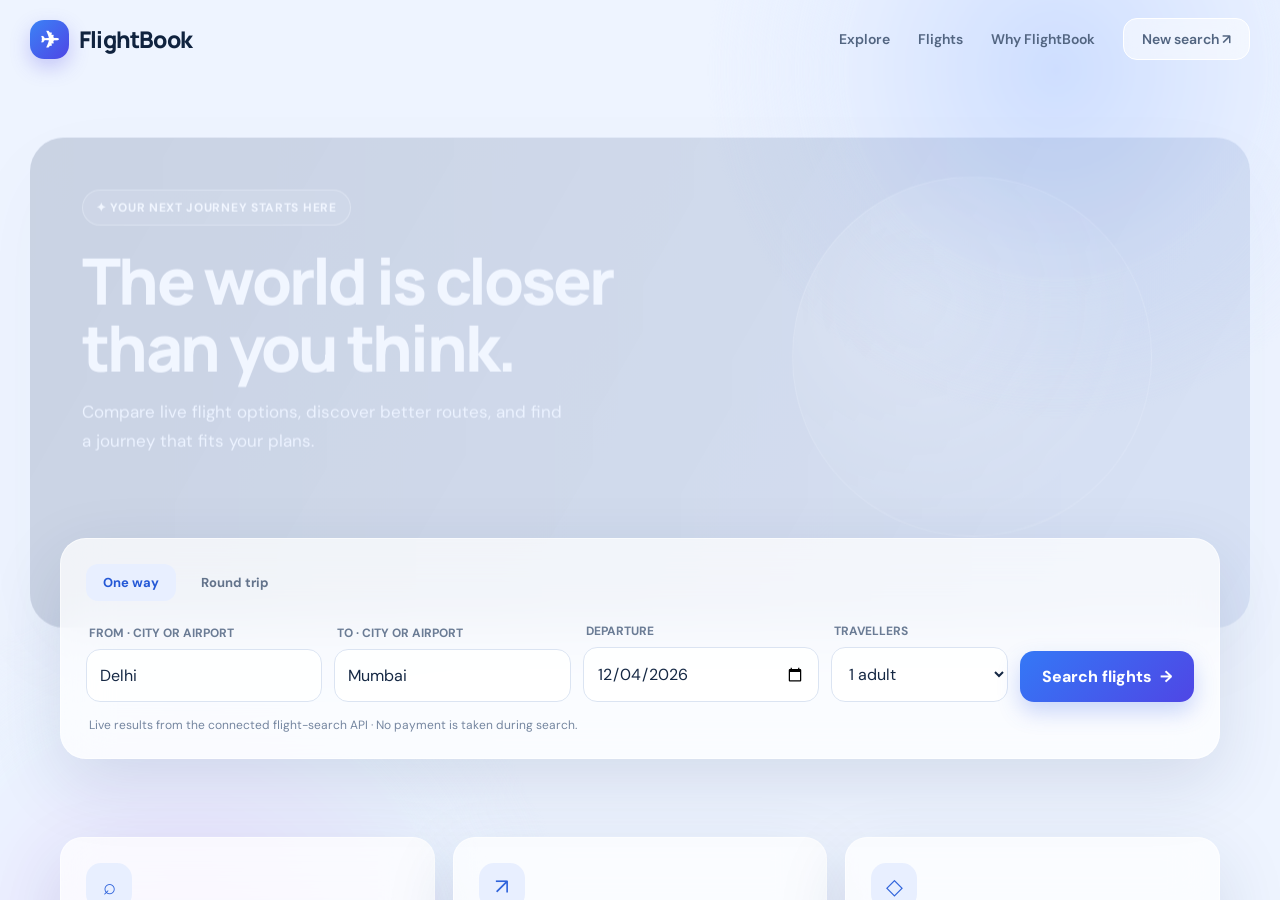
<file: index.html>
<!DOCTYPE html>
<html lang="en">
<head>
    <meta charset="UTF-8">
    <meta name="viewport" content="width=device-width, initial-scale=1.0">
    <title>FlightBook</title>
    <meta http-equiv="refresh" content="0; url=frontend/index.html">
</head>
<body>
    <p>Opening FlightBook...</p>
    <a href="frontend/index.html">Click here if the website does not open.</a>
</body>
</html>
</file>
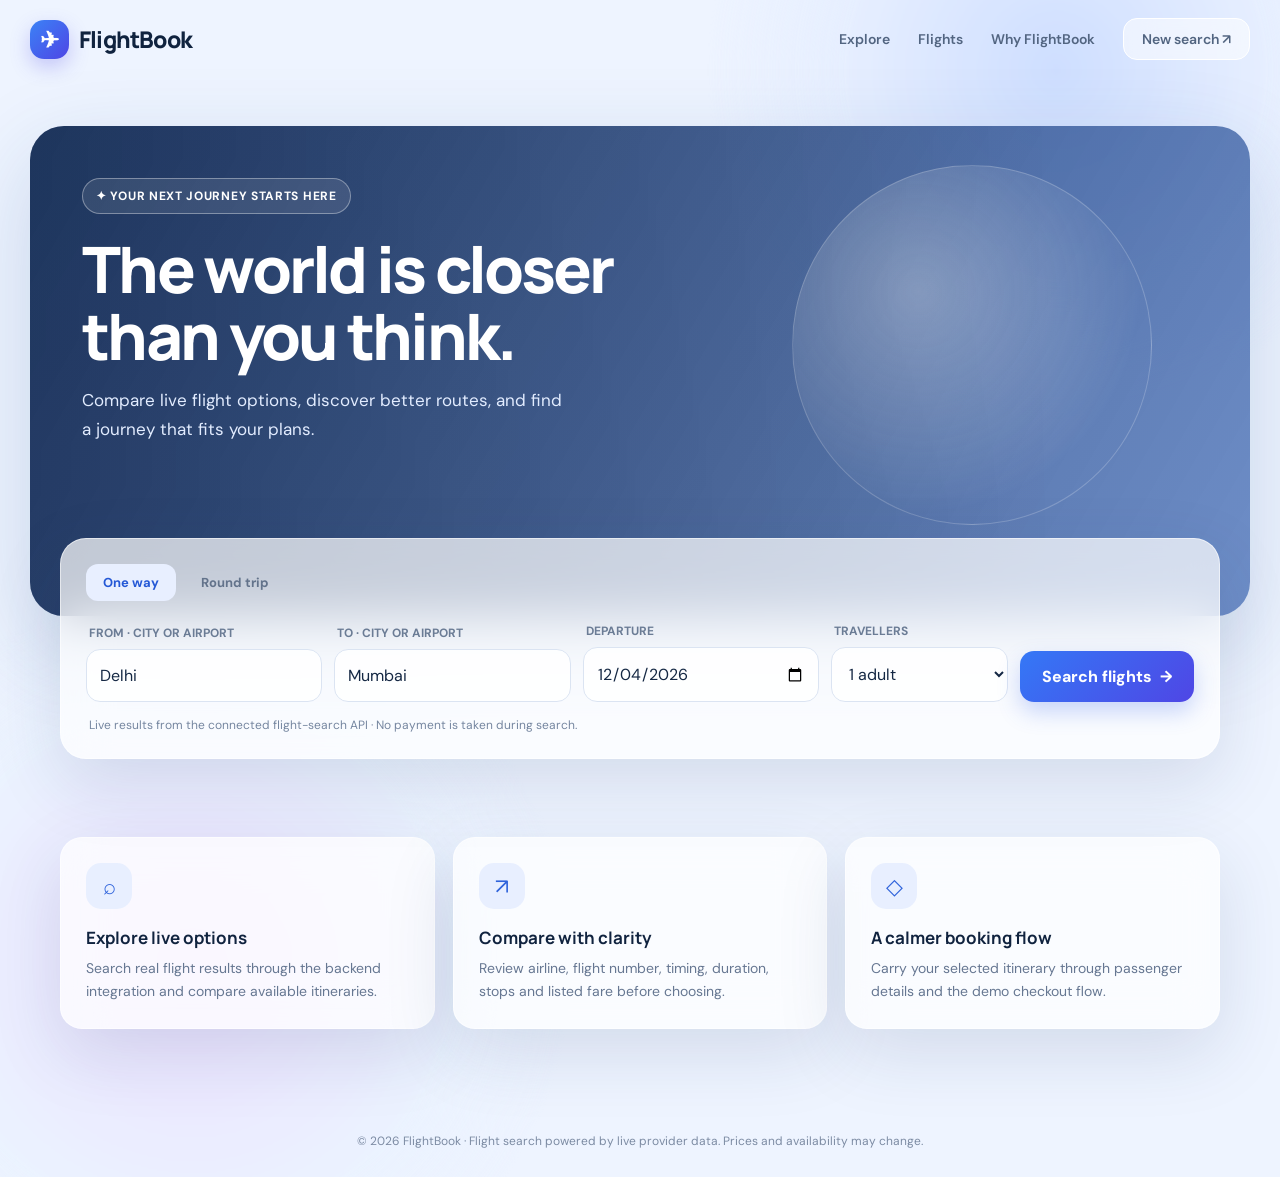
<file: frontend/index.html>
<!doctype html>
<html lang="en">

<head>
    <meta charset="utf-8">
    <meta name="viewport" content="width=device-width, initial-scale=1">
    <meta name="theme-color" content="#eef4ff">

    <title>FlightBook · Find your next flight</title>

    <link rel="stylesheet" href="css/style.css">
</head>

<body>
    <header class="site-header">
        <a class="logo" href="index.html">
            <span class="logo-mark">✈</span>
            FlightBook
        </a>

        <nav class="nav-links">
            <a href="index.html">Explore</a>
            <a href="flights.html">Flights</a>
            <a href="index.html#why">Why FlightBook</a>
            <a class="nav-pill" href="index.html">New search ↗</a>
        </nav>
    </header>

    <main>
        <section class="hero">
            <div class="hero-panel">
                <div class="hero-orb"></div>

                <div class="hero-copy">
                    <span class="eyebrow">✦ Your next journey starts here</span>
                    <h1>The world is closer than you think.</h1>
                    <p>
                        Compare live flight options, discover better routes,
                        and find a journey that fits your plans.
                    </p>
                </div>
            </div>

            <form class="search-card glass" id="search-form" novalidate>
                <div class="trip-tabs">
                    <button type="button" class="trip-tab active" data-trip="oneway">
                        One way
                    </button>

                    <button type="button" class="trip-tab" data-trip="roundtrip">
                        Round trip
                    </button>
                </div>

                <div class="search-grid">
                    <div class="field airport-field">
                        <label for="from">FROM · CITY OR AIRPORT</label>

                        <input id="from" name="from" autocomplete="off" aria-autocomplete="list" aria-expanded="false"
                            aria-controls="from-airport-options" placeholder="Type a city, e.g. Delhi" value="Delhi"
                            required>

                        <div class="airport-options" id="from-airport-options" role="listbox" hidden></div>

                        <p id="from-error" class="field-error" role="alert" hidden></p>
                    </div>

                    <div class="field airport-field">
                        <label for="to">TO · CITY OR AIRPORT</label>

                        <input id="to" name="to" autocomplete="off" aria-autocomplete="list" aria-expanded="false"
                            aria-controls="to-airport-options" placeholder="Type a city, e.g. Varanasi" value="Mumbai"
                            required>

                        <div class="airport-options" id="to-airport-options" role="listbox" hidden></div>

                        <p id="to-error" class="field-error" role="alert" hidden></p>
                    </div>

                    <div class="field">
                        <label for="date">DEPARTURE</label>
                        <input id="date" name="date" type="date" required>
                    </div>

                    <div class="field">
                        <label for="passengers">TRAVELLERS</label>

                        <select id="passengers" name="passengers">
                            <option value="1">1 adult</option>
                            <option value="2">2 adults</option>
                            <option value="3">3 adults</option>
                            <option value="4">4 adults</option>
                            <option value="5">5 adults</option>
                            <option value="6">6 adults</option>
                            <option value="7">7 adults</option>
                            <option value="8">8 adults</option>
                            <option value="9">9 adults</option>
                        </select>
                    </div>

                    <div class="field" id="return-field" hidden>
                        <label for="returnDate">RETURN</label>
                        <input id="returnDate" name="returnDate" type="date">
                    </div>

                    <button class="primary-btn" type="submit">
                        Search flights&nbsp; →
                    </button>
                </div>

                <p style="color:#7586a0;font-size:12px;margin:15px 3px 0">
                    Live results from the connected flight-search API ·
                    No payment is taken during search.
                </p>
            </form>
        </section>

        <section class="features" id="why">
            <article class="feature glass">
                <div class="feature-icon">⌕</div>
                <h3>Explore live options</h3>
                <p>
                    Search real flight results through the backend integration
                    and compare available itineraries.
                </p>
            </article>

            <article class="feature glass">
                <div class="feature-icon">↗</div>
                <h3>Compare with clarity</h3>
                <p>
                    Review airline, flight number, timing, duration, stops
                    and listed fare before choosing.
                </p>
            </article>

            <article class="feature glass">
                <div class="feature-icon">◇</div>
                <h3>A calmer booking flow</h3>
                <p>
                    Carry your selected itinerary through passenger details
                    and the demo checkout flow.
                </p>
            </article>
        </section>
    </main>

    <footer class="site-footer">
        © 2026 FlightBook · Flight search powered by live provider data.
        Prices and availability may change.
    </footer>

    <script src="js/app.js"></script>
    <script src="js/script.js"></script>
</body>

</html>
</file>
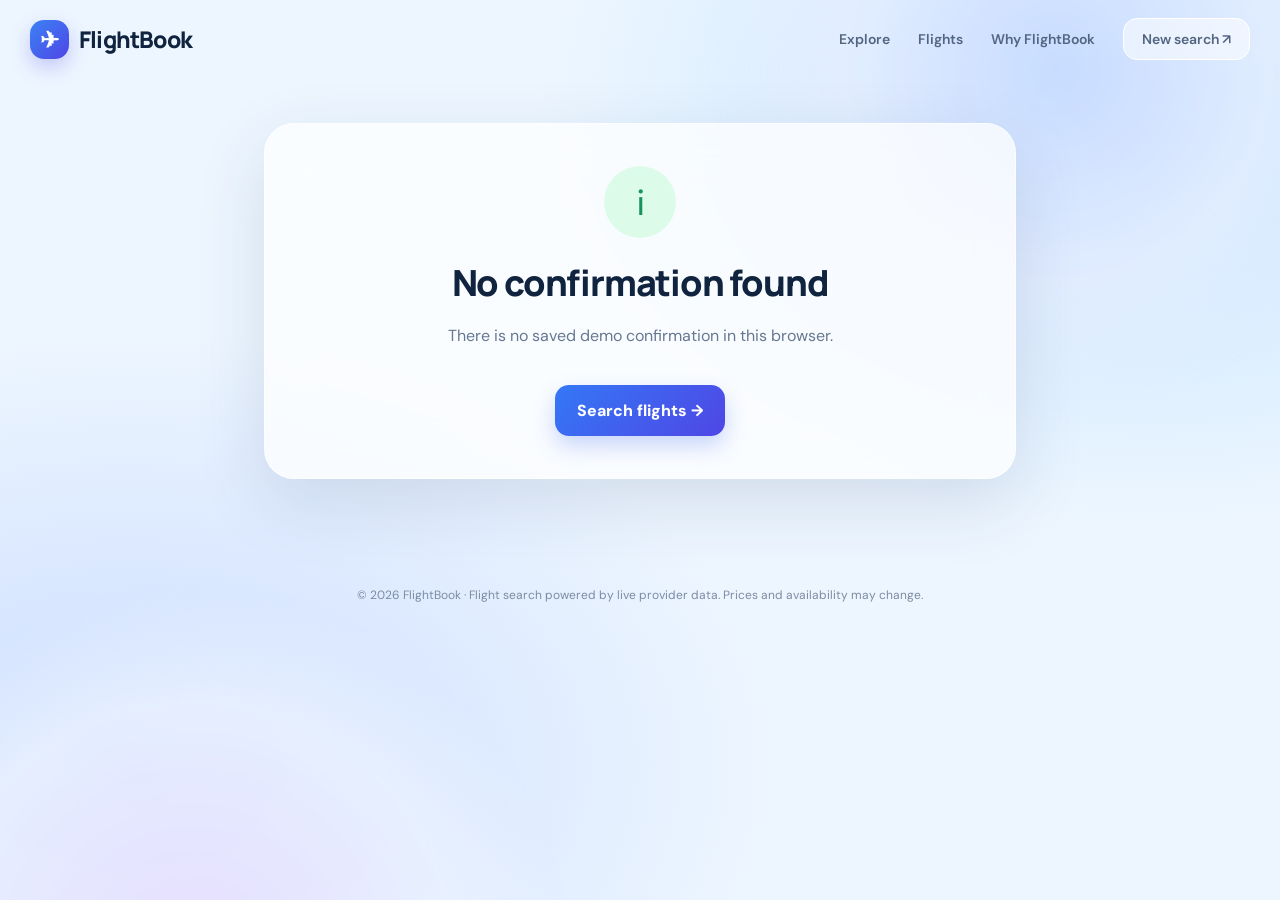
<file: frontend/confirmation.html>
<!doctype html><html lang="en"><head><meta charset="utf-8"><meta name="viewport" content="width=device-width,initial-scale=1"><title>FlightBook · Confirmation</title><link rel="stylesheet" href="css/style.css"></head><body class="theme-blue" id="confirmation-body"><header class="site-header"><a class="logo" href="index.html"><span class="logo-mark">✈</span> FlightBook</a><nav class="nav-links"><a href="index.html">Explore</a><a href="flights.html">Flights</a><a href="index.html#why">Why FlightBook</a><a class="nav-pill" href="index.html">New search ↗</a></nav></header><main class="success-wrap"><section class="success-card glass" id="confirmation-content"><div class="success-icon">✓</div><h1>Your demo journey is ready.</h1><p>Loading confirmation details…</p></section></main><footer class="site-footer">© 2026 FlightBook · Flight search powered by live provider data. Prices and availability may change.</footer><script src="js/app.js"></script><script src="js/confirmation.js"></script></body></html>
</file>
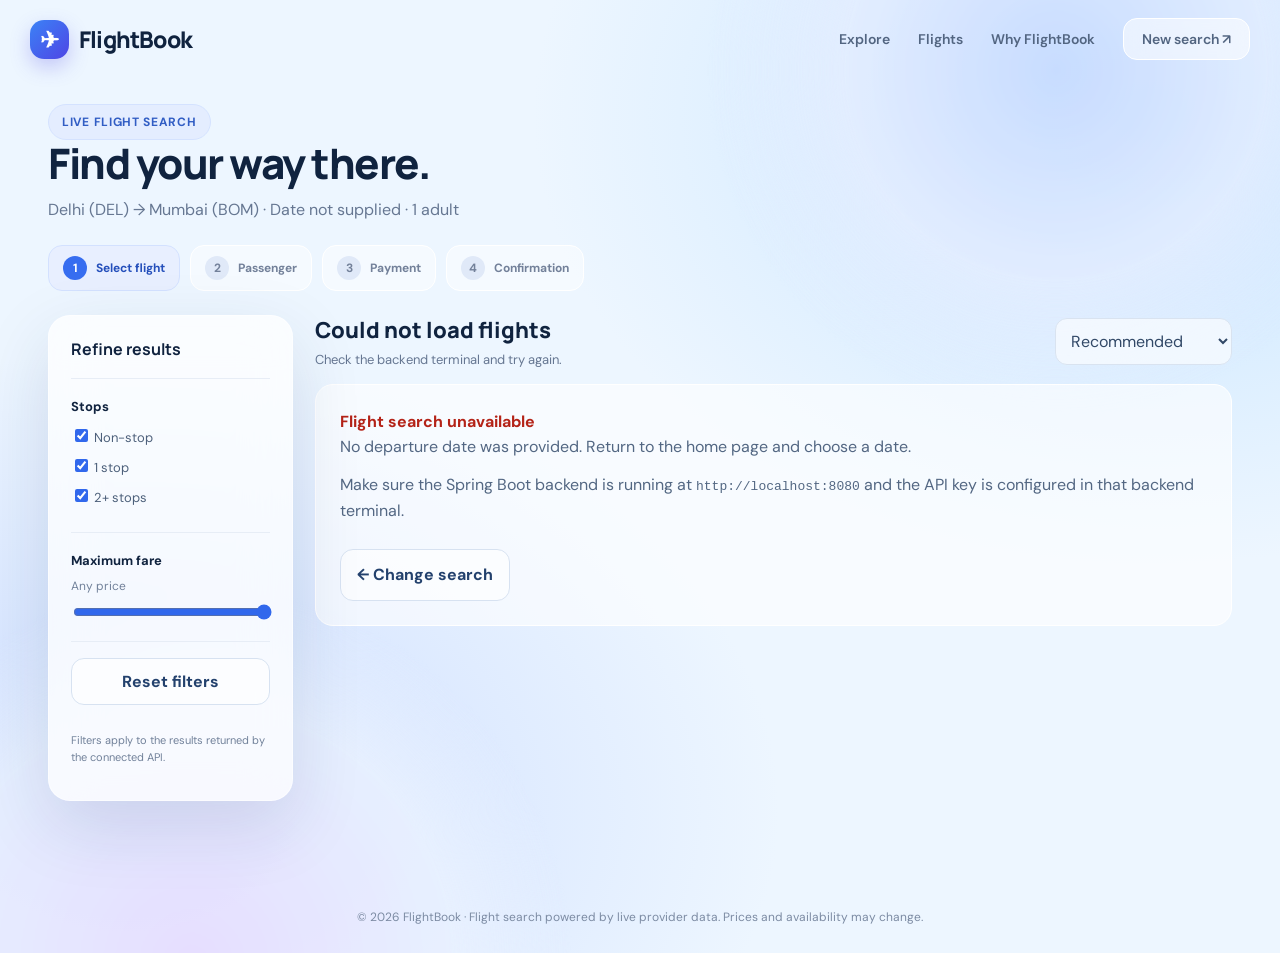
<file: frontend/flights.html>
<!doctype html><html lang="en"><head><meta charset="utf-8"><meta name="viewport" content="width=device-width,initial-scale=1"><title>FlightBook · Live flight results</title><link rel="stylesheet" href="css/style.css"></head><body class="theme-blue"><header class="site-header"><a class="logo" href="index.html"><span class="logo-mark">✈</span> FlightBook</a><nav class="nav-links"><a href="index.html">Explore</a><a href="flights.html">Flights</a><a href="index.html#why">Why FlightBook</a><a class="nav-pill" href="index.html">New search ↗</a></nav></header><main class="page-wrap"><section class="page-heading"><span class="eyebrow" style="background:#e4edff;color:#315dc4;border-color:#d4e2ff">LIVE FLIGHT SEARCH</span><h1>Find your way there.</h1><p id="search-details">Loading your search details…</p><div class="booking-progress"><div class="progress-step active"><b>1</b> Select flight</div><div class="progress-step "><b>2</b> Passenger</div><div class="progress-step "><b>3</b> Payment</div><div class="progress-step "><b>4</b> Confirmation</div></div></section>
<div class="results-layout"><aside class="filter-card glass"><h3>Refine results</h3><div class="filter-group"><strong style="font-size:13px">Stops</strong><label><span><input type="checkbox" class="stop-filter" value="0" checked> Non-stop</span><span id="nonstop-count"></span></label><label><span><input type="checkbox" class="stop-filter" value="1" checked> 1 stop</span><span></span></label><label><span><input type="checkbox" class="stop-filter" value="2" checked> 2+ stops</span><span></span></label></div><div class="filter-group"><strong style="font-size:13px">Maximum fare</strong><p id="max-price-label" style="font-size:12px;color:#71819a;margin:8px 0">Any price</p><input id="price-filter" type="range" min="1000" max="100000" step="500" value="100000"></div><div class="filter-group"><button id="reset-filters" class="secondary-btn" type="button" style="width:100%">Reset filters</button></div><p style="font-size:11px;color:#71819a;line-height:1.6">Filters apply to the results returned by the connected API.</p></aside>
<section><div class="results-top"><div><h2 id="flight-count">Searching flights…</h2><p id="result-subtitle">Connecting to live flight data</p></div><select class="sort-select" id="sort-select" aria-label="Sort flights"><option value="recommended">Recommended</option><option value="price">Lowest fare</option><option value="departure">Earliest departure</option><option value="duration">Shortest duration</option></select></div><div id="flight-results" class="flight-list"><div class="empty-box">✈ Searching live flight options…</div></div></section></div>
</main><footer class="site-footer">© 2026 FlightBook · Flight search powered by live provider data. Prices and availability may change.</footer><script src="js/app.js"></script><script src="js/flights.js"></script></body></html>
</file>
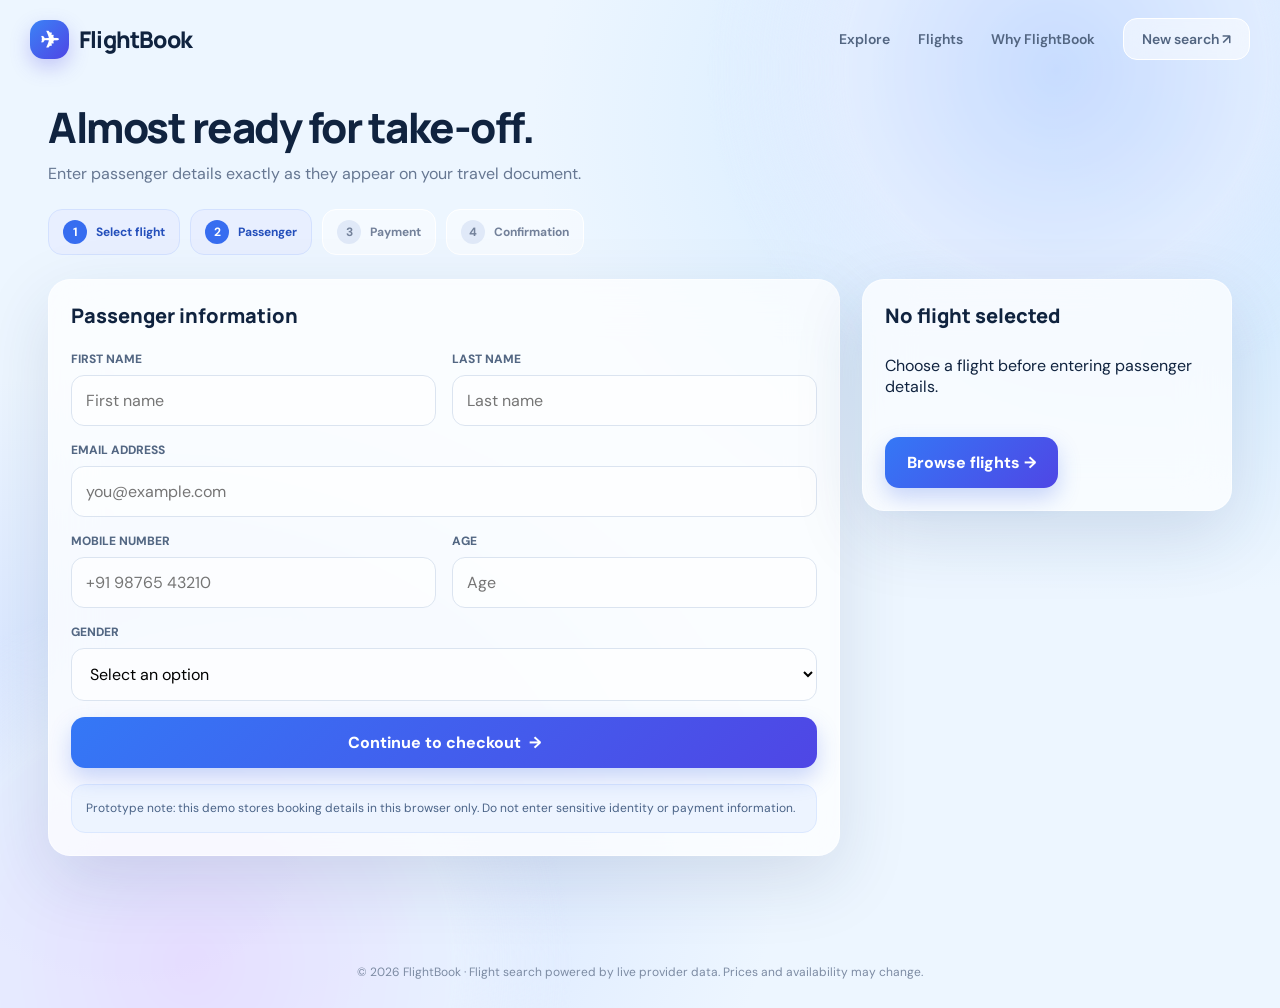
<file: frontend/passenger.html>
<!doctype html><html lang="en"><head><meta charset="utf-8"><meta name="viewport" content="width=device-width,initial-scale=1"><title>FlightBook · Passenger details</title><link rel="stylesheet" href="css/style.css"></head><body class="theme-blue" id="booking-body"><header class="site-header"><a class="logo" href="index.html"><span class="logo-mark">✈</span> FlightBook</a><nav class="nav-links"><a href="index.html">Explore</a><a href="flights.html">Flights</a><a href="index.html#why">Why FlightBook</a><a class="nav-pill" href="index.html">New search ↗</a></nav></header><main class="page-wrap"><section class="page-heading"><h1>Almost ready for take-off.</h1><p>Enter passenger details exactly as they appear on your travel document.</p><div class="booking-progress"><div class="progress-step active"><b>1</b> Select flight</div><div class="progress-step active"><b>2</b> Passenger</div><div class="progress-step "><b>3</b> Payment</div><div class="progress-step "><b>4</b> Confirmation</div></div></section><div class="booking-layout"><section class="panel glass"><h2>Passenger information</h2><form id="passenger-form"><div class="form-grid"><div class="form-field"><label for="firstName">FIRST NAME</label><input id="firstName" autocomplete="given-name" required maxlength="70" placeholder="First name"></div><div class="form-field"><label for="lastName">LAST NAME</label><input id="lastName" autocomplete="family-name" required maxlength="70" placeholder="Last name"></div></div><div class="form-field"><label for="email">EMAIL ADDRESS</label><input id="email" type="email" autocomplete="email" required placeholder="you@example.com"></div><div class="form-grid"><div class="form-field"><label for="phone">MOBILE NUMBER</label><input id="phone" type="tel" autocomplete="tel" required pattern="[0-9+() -]{7,20}" placeholder="+91 98765 43210"></div><div class="form-field"><label for="age">AGE</label><input id="age" type="number" min="1" max="120" required placeholder="Age"></div></div><div class="form-field"><label for="gender">GENDER</label><select id="gender" required><option value="">Select an option</option><option>Male</option><option>Female</option><option>Other</option><option>Prefer not to say</option></select></div><button class="primary-btn" style="width:100%" type="submit">Continue to checkout&nbsp; →</button></form><div class="notice">Prototype note: this demo stores booking details in this browser only. Do not enter sensitive identity or payment information.</div></section><aside class="panel glass" id="flight-summary"><h2>Your flight</h2><div class="empty-box">Loading selected flight…</div></aside></div></main><footer class="site-footer">© 2026 FlightBook · Flight search powered by live provider data. Prices and availability may change.</footer><script src="js/app.js"></script><script src="js/booking.js"></script></body></html>
</file>
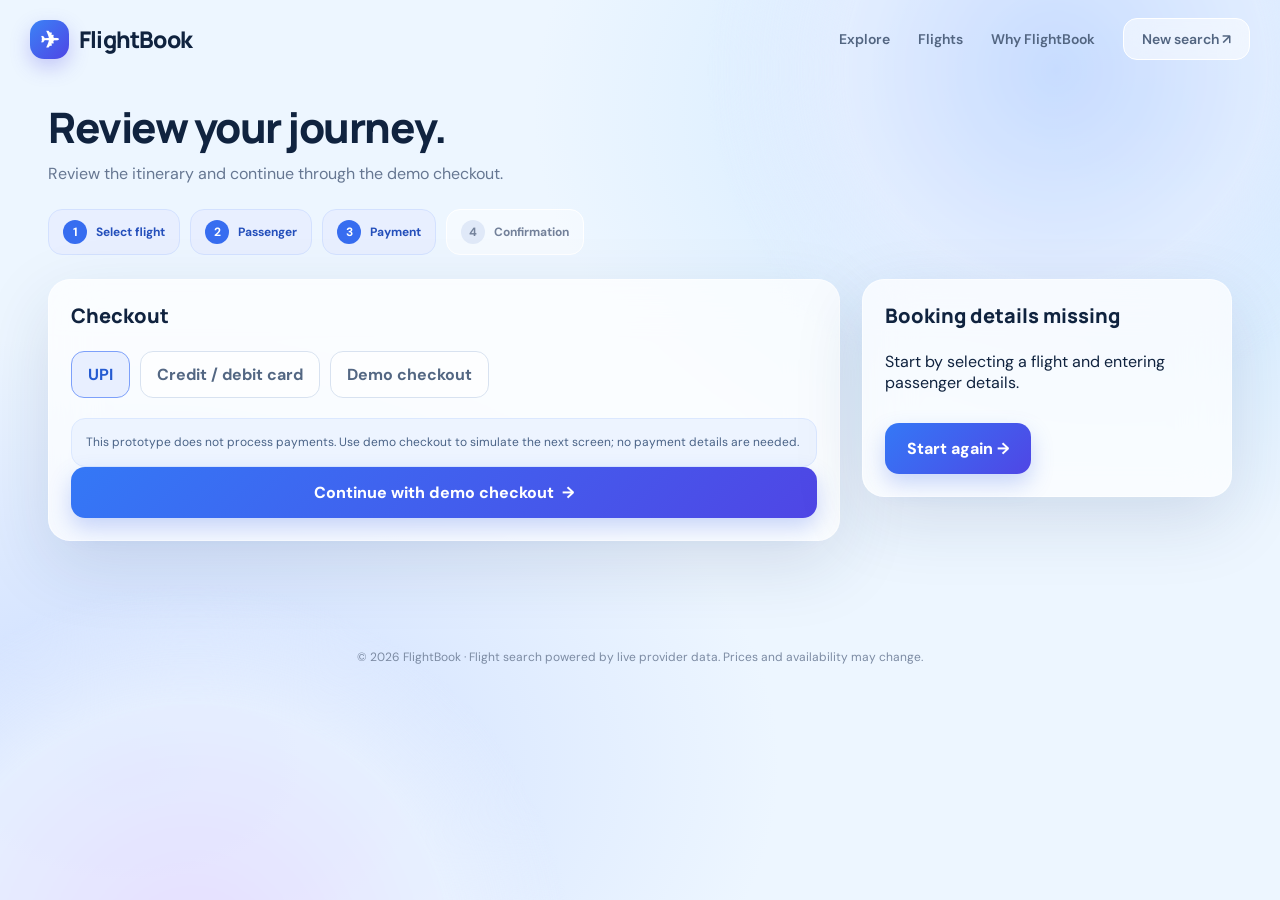
<file: frontend/payment.html>
<!doctype html><html lang="en"><head><meta charset="utf-8"><meta name="viewport" content="width=device-width,initial-scale=1"><title>FlightBook · Checkout demo</title><link rel="stylesheet" href="css/style.css"></head><body class="theme-blue" id="payment-body"><header class="site-header"><a class="logo" href="index.html"><span class="logo-mark">✈</span> FlightBook</a><nav class="nav-links"><a href="index.html">Explore</a><a href="flights.html">Flights</a><a href="index.html#why">Why FlightBook</a><a class="nav-pill" href="index.html">New search ↗</a></nav></header><main class="page-wrap"><section class="page-heading"><h1>Review your journey.</h1><p>Review the itinerary and continue through the demo checkout.</p><div class="booking-progress"><div class="progress-step active"><b>1</b> Select flight</div><div class="progress-step active"><b>2</b> Passenger</div><div class="progress-step active"><b>3</b> Payment</div><div class="progress-step "><b>4</b> Confirmation</div></div></section><div class="booking-layout"><section class="panel glass"><h2>Checkout</h2><div class="payment-methods"><button class="method-btn active" type="button" data-method="upi">UPI</button><button class="method-btn" type="button" data-method="card">Credit / debit card</button><button class="method-btn" type="button" data-method="demo">Demo checkout</button></div><div class="notice" id="method-note">This prototype does not process payments. Use demo checkout to simulate the next screen; no payment details are needed.</div><form id="payment-form"><div id="card-fields" hidden><div class="form-field"><label for="card-name">NAME ON CARD</label><input id="card-name" autocomplete="cc-name" placeholder="Name on card"></div><div class="form-field"><label for="card-number">CARD NUMBER</label><input id="card-number" inputmode="numeric" autocomplete="cc-number" placeholder="Use test data only" maxlength="23"></div><div class="form-grid"><div class="form-field"><label for="expiry">EXPIRY</label><input id="expiry" autocomplete="cc-exp" placeholder="MM/YY" maxlength="5"></div><div class="form-field"><label for="cvv">CVV</label><input id="cvv" inputmode="numeric" autocomplete="cc-csc" placeholder="123" maxlength="4"></div></div></div><button class="primary-btn" type="submit" style="width:100%">Continue with demo checkout&nbsp; →</button></form></section><aside class="panel glass" id="payment-summary"><h2>Fare summary</h2><div class="empty-box">Loading fare…</div></aside></div></main><footer class="site-footer">© 2026 FlightBook · Flight search powered by live provider data. Prices and availability may change.</footer><script src="js/app.js"></script><script src="js/payment.js"></script></body></html>
</file>
<file: frontend/css/style.css>
@import url('https://fonts.googleapis.com/css2?family=DM+Sans:wght@400;500;600;700&family=Manrope:wght@400;500;600;700;800&display=swap');
:root{--ink:#10233f;--muted:#667792;--blue:#2563eb;--blue2:#4f46e5;--line:rgba(255,255,255,.55);--glass:rgba(255,255,255,.72);--shadow:0 24px 70px rgba(28,57,100,.13);--radius:24px}
*{box-sizing:border-box}html{scroll-behavior:smooth}body{margin:0;font-family:'DM Sans',sans-serif;color:var(--ink);background:#eef4ff;min-height:100vh;overflow-x:hidden}
body:before,body:after{content:"";position:fixed;z-index:-2;pointer-events:none;filter:blur(2px);border-radius:50%;opacity:.8}
body:before{width:55vw;height:55vw;top:-22vw;right:-10vw;background:radial-gradient(circle,#c6d9ff 0,#e4edff 42%,transparent 70%)}
body:after{width:60vw;height:60vw;bottom:-35vw;left:-15vw;background:radial-gradient(circle,#eadcff 0,#eaf2ff 48%,transparent 70%)}
a{color:inherit;text-decoration:none}button,input,select{font:inherit}button{cursor:pointer}
.site-header{height:78px;max-width:1280px;margin:auto;padding:0 30px;display:flex;align-items:center;justify-content:space-between;gap:24px}
.logo{font-family:Manrope,sans-serif;font-weight:800;font-size:23px;letter-spacing:-.8px;display:flex;align-items:center;gap:10px}.logo-mark{display:grid;place-items:center;width:39px;height:39px;border-radius:14px;color:white;background:linear-gradient(135deg,#3b82f6,#4f46e5);box-shadow:0 8px 20px #4f46e544}
.nav-links{display:flex;align-items:center;gap:28px;color:#526581;font-size:14px;font-weight:600}.nav-links a:hover{color:var(--blue)}.nav-pill{padding:11px 18px;border-radius:14px;background:#fff8;border:1px solid #fff;backdrop-filter:blur(14px)}
.glass{background:var(--glass);border:1px solid var(--line);box-shadow:var(--shadow);backdrop-filter:blur(24px);-webkit-backdrop-filter:blur(24px)}
.hero{max-width:1280px;margin:0 auto;padding:48px 30px 32px;position:relative}.hero-panel{position:relative;overflow:hidden;min-height:490px;border-radius:34px;padding:52px;background:linear-gradient(120deg,rgba(17,45,93,.9),rgba(49,93,174,.68)),url('https://images.unsplash.com/photo-1436491865332-7a61a109cc05?auto=format&fit=crop&w=1800&q=85') center 52%/cover;color:white;box-shadow:0 30px 90px #214f8b30;animation:rise .7s ease both}
.hero-panel:after{content:"";position:absolute;inset:0;background:linear-gradient(90deg,rgba(8,25,57,.32),transparent 85%);pointer-events:none}.hero-copy{position:relative;z-index:1;max-width:590px}.eyebrow{display:inline-flex;align-items:center;gap:8px;padding:9px 13px;border:1px solid #ffffff5c;background:#ffffff19;border-radius:999px;font-size:12px;letter-spacing:.7px;text-transform:uppercase;font-weight:700}.hero h1{font:800 clamp(38px,5vw,66px)/1.04 Manrope,sans-serif;letter-spacing:-2.7px;margin:22px 0 16px;max-width:650px}.hero-copy p{font-size:17px;line-height:1.7;color:#e2ecff;max-width:480px}.hero-orb{position:absolute;width:360px;height:360px;border-radius:50%;right:8%;top:8%;background:radial-gradient(circle at 35% 35%,#ffffff50,transparent 68%);border:1px solid #ffffff35;animation:float 7s ease-in-out infinite}
.search-card{position:relative;z-index:2;margin:-78px auto 0;max-width:1160px;padding:25px;border-radius:26px}.trip-tabs{display:flex;gap:8px;margin-bottom:22px}.trip-tab{border:0;background:transparent;color:#63738b;padding:10px 17px;border-radius:12px;font-size:13px;font-weight:700}.trip-tab.active{background:#e8efff;color:#2458d6}
.search-grid{display:grid;grid-template-columns:1fr 1fr 1fr .75fr auto;gap:12px;align-items:end}.field{min-width:0}.field label{display:block;font-size:12px;color:#6b7c95;font-weight:700;margin:0 0 8px 3px}.field input,.field select,.control{width:100%;min-width:0;border:1px solid #dbe4f2;background:#ffffffd9;border-radius:14px;padding:15px 13px;color:#152844;outline:none;transition:.2s}.field input:focus,.field select:focus{border-color:#7098f7;box-shadow:0 0 0 4px #3b82f61c}.primary-btn{border:0;border-radius:14px;padding:15px 22px;color:white;font-weight:800;background:linear-gradient(135deg,#3478f6,#4f46e5);box-shadow:0 10px 22px #4169e844;transition:transform .2s,box-shadow .2s;white-space:nowrap}.primary-btn:hover{transform:translateY(-2px);box-shadow:0 14px 28px #4169e855}.secondary-btn{border:1px solid #d7e2f1;background:#fff9;color:#23416d;padding:12px 16px;border-radius:13px;font-weight:700}

.airport-field{position:relative}
.airport-options{position:absolute;z-index:20;top:calc(100% + 7px);left:0;right:0;max-height:300px;overflow:auto;padding:6px;border:1px solid #dbe5f3;border-radius:15px;background:rgba(255,255,255,.98);box-shadow:0 18px 45px rgba(28,57,100,.2);backdrop-filter:blur(18px)}
.airport-options[hidden]{display:none}
.airport-option{display:block;width:100%;border:0;text-align:left;padding:11px 12px;border-radius:10px;background:transparent;color:#172b49}
.airport-option:hover,.airport-option:focus{outline:none;background:#edf4ff}
.airport-option-main{display:block;font-size:13px;font-weight:800}
.airport-option-sub{display:block;margin-top:4px;font-size:11px;color:#6b7c95;line-height:1.4}

.features{max-width:1220px;margin:46px auto 76px;padding:0 30px;display:grid;grid-template-columns:repeat(3,1fr);gap:18px}.feature{padding:25px;border-radius:22px}.feature-icon{width:46px;height:46px;border-radius:15px;background:#e8efff;color:#2f63db;display:grid;place-items:center;font-size:22px}.feature h3{margin:17px 0 8px;font:700 17px Manrope}.feature p{color:var(--muted);font-size:14px;line-height:1.65;margin:0}
.page-wrap{max-width:1240px;margin:24px auto 80px;padding:0 28px}.page-heading{margin:26px 0 24px}.page-heading h1{font:800 clamp(28px,4vw,42px)/1.12 Manrope;letter-spacing:-1.5px;margin:0 0 10px}.page-heading p{color:var(--muted);margin:0;line-height:1.6}.booking-progress{display:flex;gap:10px;flex-wrap:wrap;margin:22px 0}.progress-step{display:flex;align-items:center;gap:9px;padding:10px 14px;border-radius:14px;background:#ffffff72;border:1px solid #fff;color:#73819a;font-size:12px;font-weight:700}.progress-step b{width:24px;height:24px;display:grid;place-items:center;border-radius:50%;background:#e0e9f8}.progress-step.active{color:#244fbb;background:#e8efff;border-color:#d3e1ff}.progress-step.active b{background:#376df0;color:white}
.results-layout{display:grid;grid-template-columns:245px minmax(0,1fr);gap:22px}.filter-card,.flight-card,.panel{border-radius:22px;padding:22px}.filter-card{align-self:start;position:sticky;top:20px}.filter-card h3{font:700 16px Manrope;margin:0 0 18px}.filter-group{padding:16px 0;border-top:1px solid #e7edf6}.filter-group label{display:flex;justify-content:space-between;gap:10px;font-size:13px;color:#4d607b;margin:10px 0}.filter-group input[type=checkbox]{accent-color:#3168ec}.filter-group input[type=range]{width:100%;accent-color:#3168ec}.results-top{display:flex;justify-content:space-between;align-items:center;gap:14px;margin:0 0 16px}.results-top h2{font:800 22px Manrope;margin:0}.results-top p{color:var(--muted);font-size:13px;margin:6px 0 0}.flight-list{display:grid;gap:15px}.flight-card{transition:transform .22s,box-shadow .22s;animation:rise .45s ease both}.flight-card:hover{transform:translateY(-3px);box-shadow:0 25px 65px #244c821a}.flight-card-head{display:flex;align-items:center;justify-content:space-between;gap:14px;margin-bottom:22px}.airline-info{display:flex;align-items:center;gap:12px;min-width:0}.airline-logo{width:46px;height:46px;border-radius:15px;background:#e8efff;display:grid;place-items:center;font-size:21px;color:#245ed9;font-weight:800;flex-shrink:0}.airline-info h3{font:700 15px Manrope;margin:0 0 4px}.airline-info p{font-size:12px;color:var(--muted);margin:0;line-height:1.4}.tag{padding:7px 10px;border-radius:999px;background:#e5f8ef;color:#168255;font-size:11px;font-weight:800;white-space:nowrap}.flight-main{display:grid;grid-template-columns:minmax(95px,1fr) minmax(90px,1.2fr) minmax(95px,1fr) 130px;gap:14px;align-items:center}.time-block strong{display:block;font:800 23px Manrope;letter-spacing:-.8px}.time-block span{display:block;color:var(--muted);font-size:12px;margin-top:5px}.duration-block{text-align:center;color:#71819a;font-size:12px}.route-line{height:1px;background:#c6d4e8;margin:12px 0;position:relative}.route-line:before,.route-line:after{content:"";position:absolute;top:-4px;width:9px;height:9px;border-radius:50%;background:#3c70f0}.route-line:before{left:0}.route-line:after{right:0}.fare-block{text-align:right}.fare-block strong{display:block;font:800 23px Manrope;letter-spacing:-.8px}.fare-block span{display:block;color:var(--muted);font-size:11px;margin:4px 0 12px}.flight-meta{border-top:1px solid #e8eef7;margin-top:20px;padding-top:14px;display:flex;gap:15px;flex-wrap:wrap;color:#687c98;font-size:12px}.flight-meta span{display:inline-flex;gap:6px;align-items:center}.error-box,.empty-box{padding:24px;border-radius:18px;background:#fff9;border:1px solid #fff;color:#536783;line-height:1.6}.error-box strong{color:#b42318}.sort-select{border:1px solid #d9e3f0;background:#fff9;border-radius:12px;padding:11px;color:#314867}
.booking-layout{display:grid;grid-template-columns:minmax(0,1fr) 370px;gap:22px;align-items:start}.panel h2{font:800 20px Manrope;margin:0 0 22px}.form-grid{display:grid;grid-template-columns:1fr 1fr;gap:16px}.form-field{margin-bottom:16px}.form-field label{display:block;font-size:12px;font-weight:800;color:#536783;margin:0 0 8px}.form-field input,.form-field select{width:100%;padding:14px;border:1px solid #dbe4f0;border-radius:13px;background:#fff9;outline:none}.form-field input:focus,.form-field select:focus{border-color:#6690f5;box-shadow:0 0 0 4px #3b82f61a}.summary-airline{display:flex;gap:12px;align-items:center}.summary-airline h3{margin:0 0 4px;font:700 16px Manrope}.summary-airline p{margin:0;color:var(--muted);font-size:12px}.summary-route{display:grid;grid-template-columns:1fr auto 1fr;align-items:center;gap:12px;margin:25px 0}.summary-route strong{display:block;font:800 21px Manrope}.summary-route span{display:block;font-size:12px;color:var(--muted);margin-top:5px}.summary-route .arrow{font-size:23px;color:#356be9}.summary-line{height:1px;background:#e4ebf5;margin:18px 0}.summary-row{display:flex;justify-content:space-between;gap:14px;margin:13px 0;color:#667995;font-size:13px}.summary-row strong{color:#1c3150;text-align:right}.summary-total{font-size:17px;font-weight:800;color:#1c3150}.summary-total strong{font:800 24px Manrope;color:#1d3970}.notice{background:#edf4ff;border:1px solid #dbe8ff;color:#4a6387;padding:14px;border-radius:14px;font-size:12px;line-height:1.6;margin-top:16px}
.theme-indigo{background:radial-gradient(ellipse at 88% 10%,#d9d7ff 0,transparent 35%),radial-gradient(ellipse at 0 80%,#c9e6ff 0,transparent 38%),#eef2ff}.theme-blue{background:radial-gradient(ellipse at 90% 12%,#c7e5ff 0,transparent 38%),radial-gradient(ellipse at 10% 85%,#cbdcff 0,transparent 40%),#edf6ff}.theme-orange{background:radial-gradient(ellipse at 90% 10%,#ffe0bd 0,transparent 40%),radial-gradient(ellipse at 0 90%,#ffd5c5 0,transparent 42%),#fff4ed}.theme-red{background:radial-gradient(ellipse at 90% 10%,#ffd4dc 0,transparent 38%),radial-gradient(ellipse at 0 90%,#ffe1d5 0,transparent 42%),#fff1f4}.theme-green{background:radial-gradient(ellipse at 90% 10%,#c8f5e4 0,transparent 40%),radial-gradient(ellipse at 0 90%,#d6f0df 0,transparent 42%),#effaf4}
.payment-methods{display:flex;gap:10px;flex-wrap:wrap;margin-bottom:20px}.method-btn{padding:12px 16px;border-radius:13px;border:1px solid #d8e2f0;background:#fff9;color:#536783;font-weight:700}.method-btn.active{background:#e8efff;border-color:#7da0fa;color:#255bd1}.success-wrap{max-width:800px;margin:45px auto 80px;padding:0 24px}.success-card{text-align:center;padding:42px;border-radius:30px}.success-icon{width:72px;height:72px;border-radius:50%;display:grid;place-items:center;margin:0 auto 20px;background:#dcfce9;color:#15945b;font-size:36px}.success-card h1{font:800 36px Manrope;letter-spacing:-1.2px;margin:0 0 10px}.success-card>p{color:var(--muted);line-height:1.6}.booking-ref{display:inline-block;padding:12px 17px;border-radius:13px;background:#edf4ff;color:#2459cf;font-weight:800;margin:16px 0 25px}.ticket-card{text-align:left;border:1px solid #e2eaf5;border-radius:20px;overflow:hidden;background:#fff8;margin-top:12px}.ticket-head{padding:18px 22px;background:#f4f7ff;display:flex;justify-content:space-between;gap:15px;font-size:13px;font-weight:800}.ticket-body{padding:24px;display:grid;grid-template-columns:1fr auto 1fr;gap:18px;align-items:center}.ticket-body strong{font:800 24px Manrope}.ticket-body span{display:block;color:var(--muted);font-size:12px;margin-top:6px}.ticket-body .ticket-arrow{text-align:center;color:#3b70e8;font-size:24px}.site-footer{text-align:center;padding:28px 20px;color:#7c8ba3;font-size:12px}
@keyframes rise{from{opacity:0;transform:translateY(14px)}to{opacity:1;transform:translateY(0)}}@keyframes float{0%,100%{transform:translateY(0) rotate(0)}50%{transform:translateY(-16px) rotate(2deg)}}
@media(max-width:1000px){.search-grid{grid-template-columns:1fr 1fr}.search-grid .primary-btn{width:100%}.results-layout{grid-template-columns:1fr}.filter-card{position:static}.booking-layout{grid-template-columns:1fr}.hero-panel{padding:38px}.hero-orb{right:-15%;opacity:.5}}
@media(max-width:680px){.site-header{height:auto;padding:17px 18px;align-items:flex-start}.logo{font-size:19px}.nav-links{gap:12px;font-size:12px}.nav-links a:nth-child(2),.nav-links a:nth-child(3){display:none}.hero{padding:22px 14px 25px}.hero-panel{min-height:400px;padding:28px 22px;border-radius:25px}.hero h1{font-size:42px;letter-spacing:-1.7px}.hero-copy p{font-size:15px}.search-card{margin:-35px 14px 0;padding:17px;border-radius:22px}.search-grid{grid-template-columns:1fr 1fr;gap:10px}.search-grid .field:first-child,.search-grid .field:nth-child(2){grid-column:span 1}.search-grid .primary-btn{grid-column:1/-1}.features{grid-template-columns:1fr;margin:28px auto 45px;padding:0 15px}.page-wrap{padding:0 14px;margin-top:12px}.page-heading h1{font-size:31px}.flight-main{grid-template-columns:1fr 1fr;gap:16px}.duration-block{order:3}.fare-block{order:4;text-align:left}.flight-card{padding:17px}.flight-card-head{margin-bottom:18px}.time-block strong{font-size:21px}.results-top{align-items:flex-start;flex-direction:column}.form-grid{grid-template-columns:1fr}.panel{padding:19px}.success-card{padding:26px 17px}.success-card h1{font-size:29px}.ticket-body{padding:18px;gap:10px}.ticket-body strong{font-size:21px}.booking-progress{gap:6px}.progress-step{padding:8px;font-size:10px}}
@media(prefers-reduced-motion:reduce){*,*:before,*:after{animation:none!important;transition:none!important;scroll-behavior:auto!important}}

.field-error {
  color: #dc2626;
  font-size: 12px;
  line-height: 1.4;
  margin: 6px 0 0;
}

.field-error[hidden] {
  display: none;
}

.airport-field input[aria-invalid="true"] {
  border-color: #dc2626;
}
</file>
